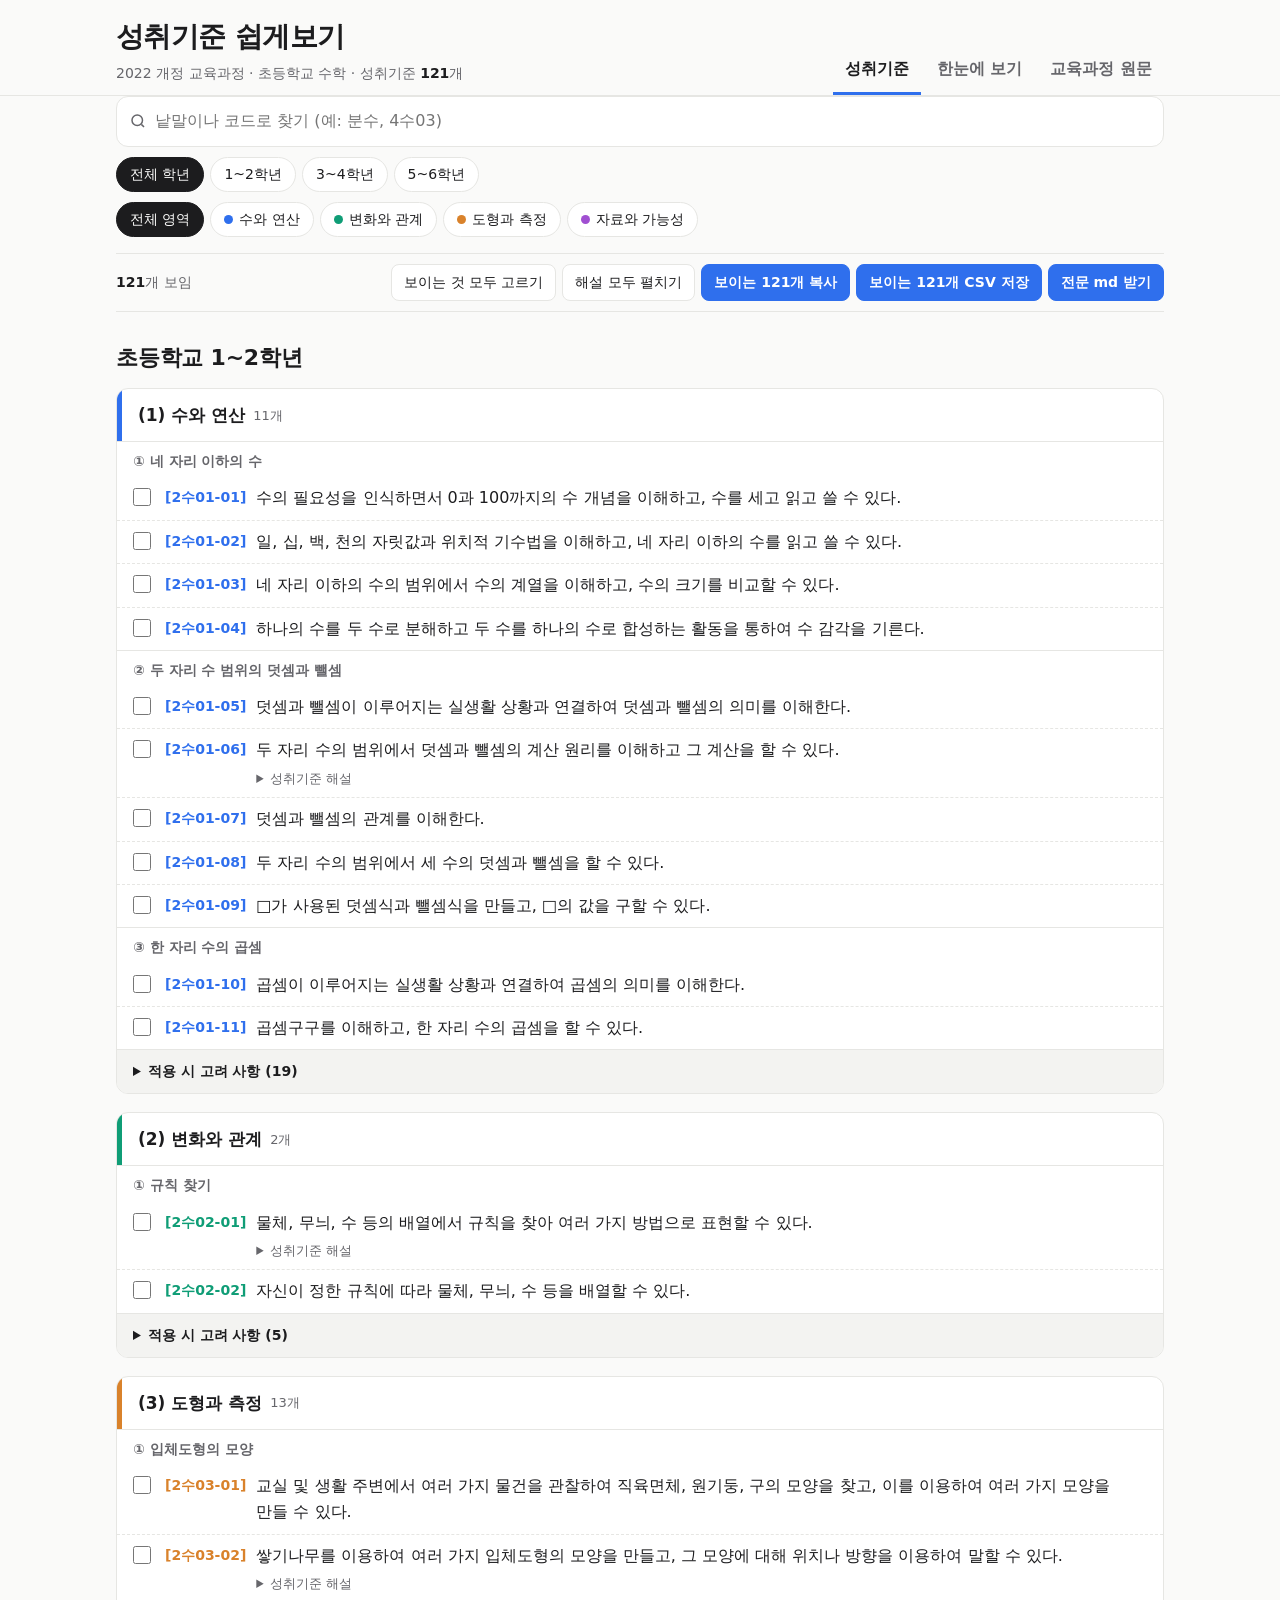
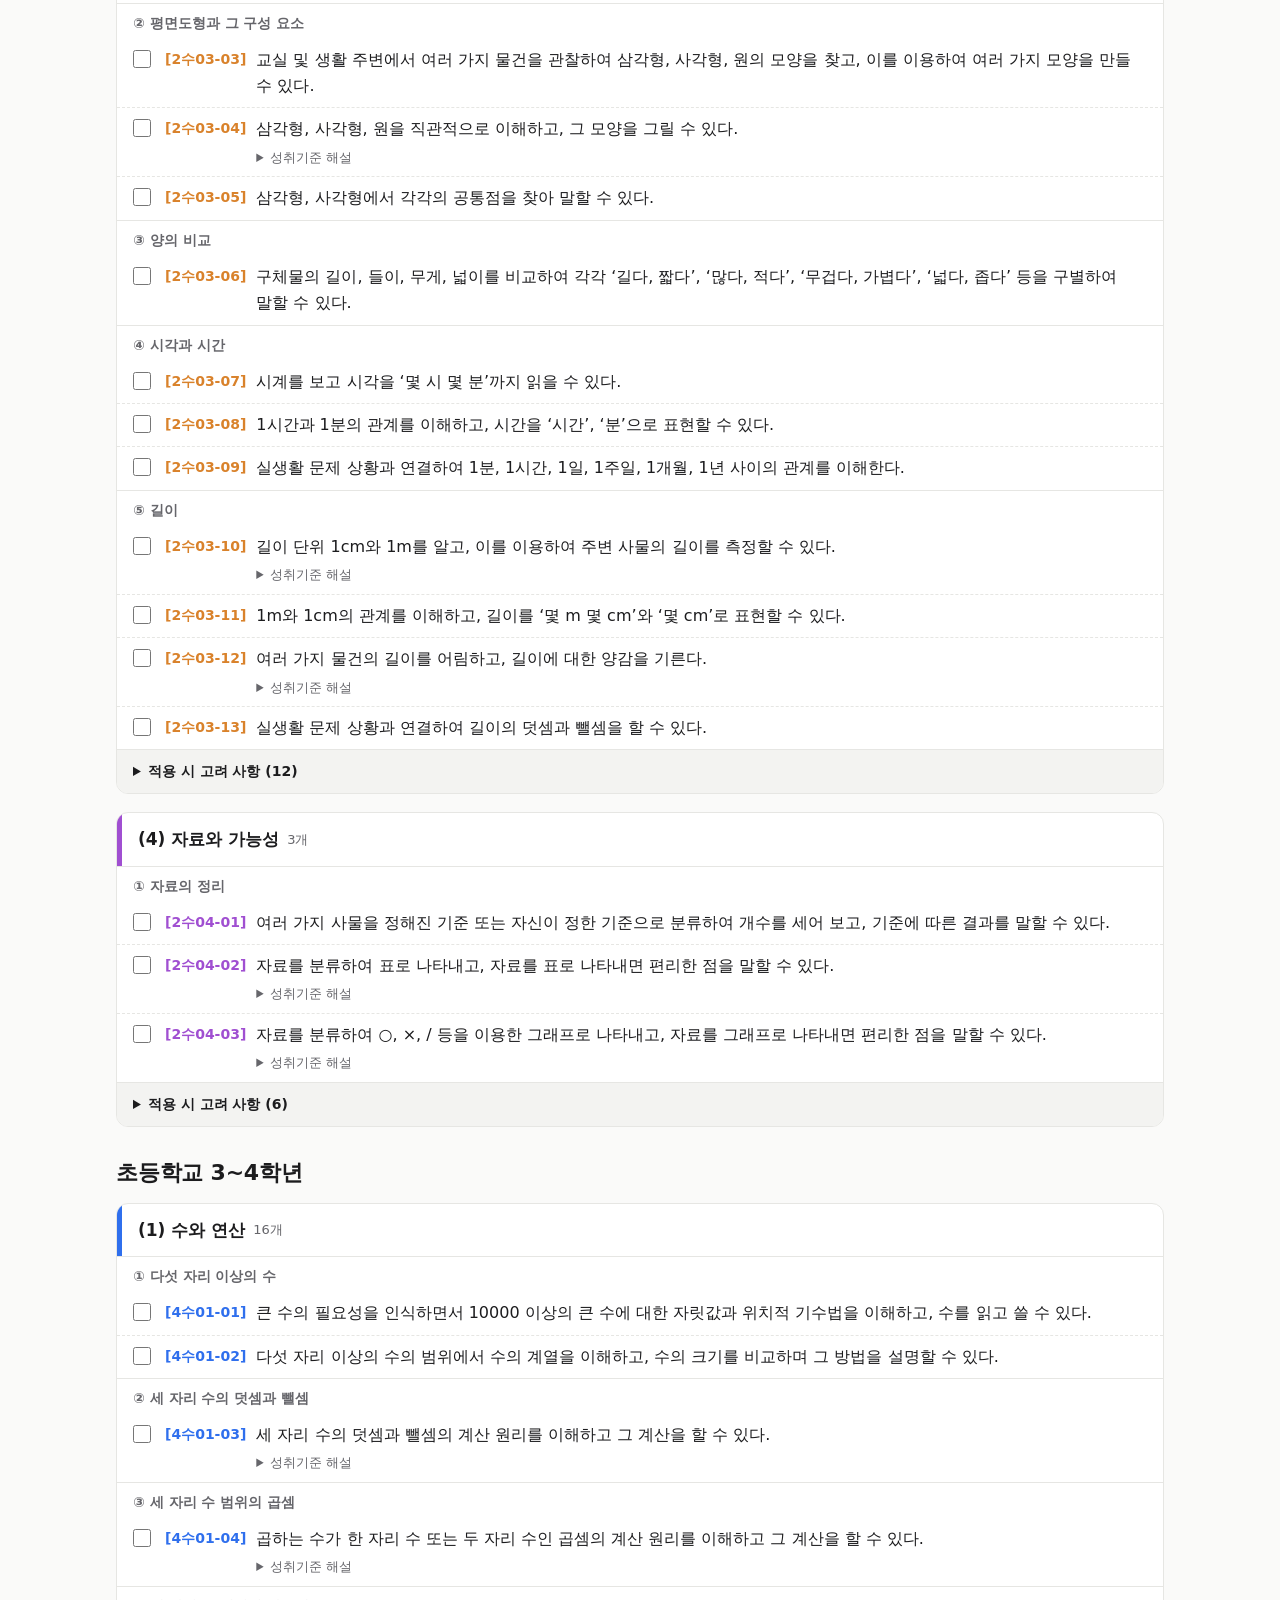
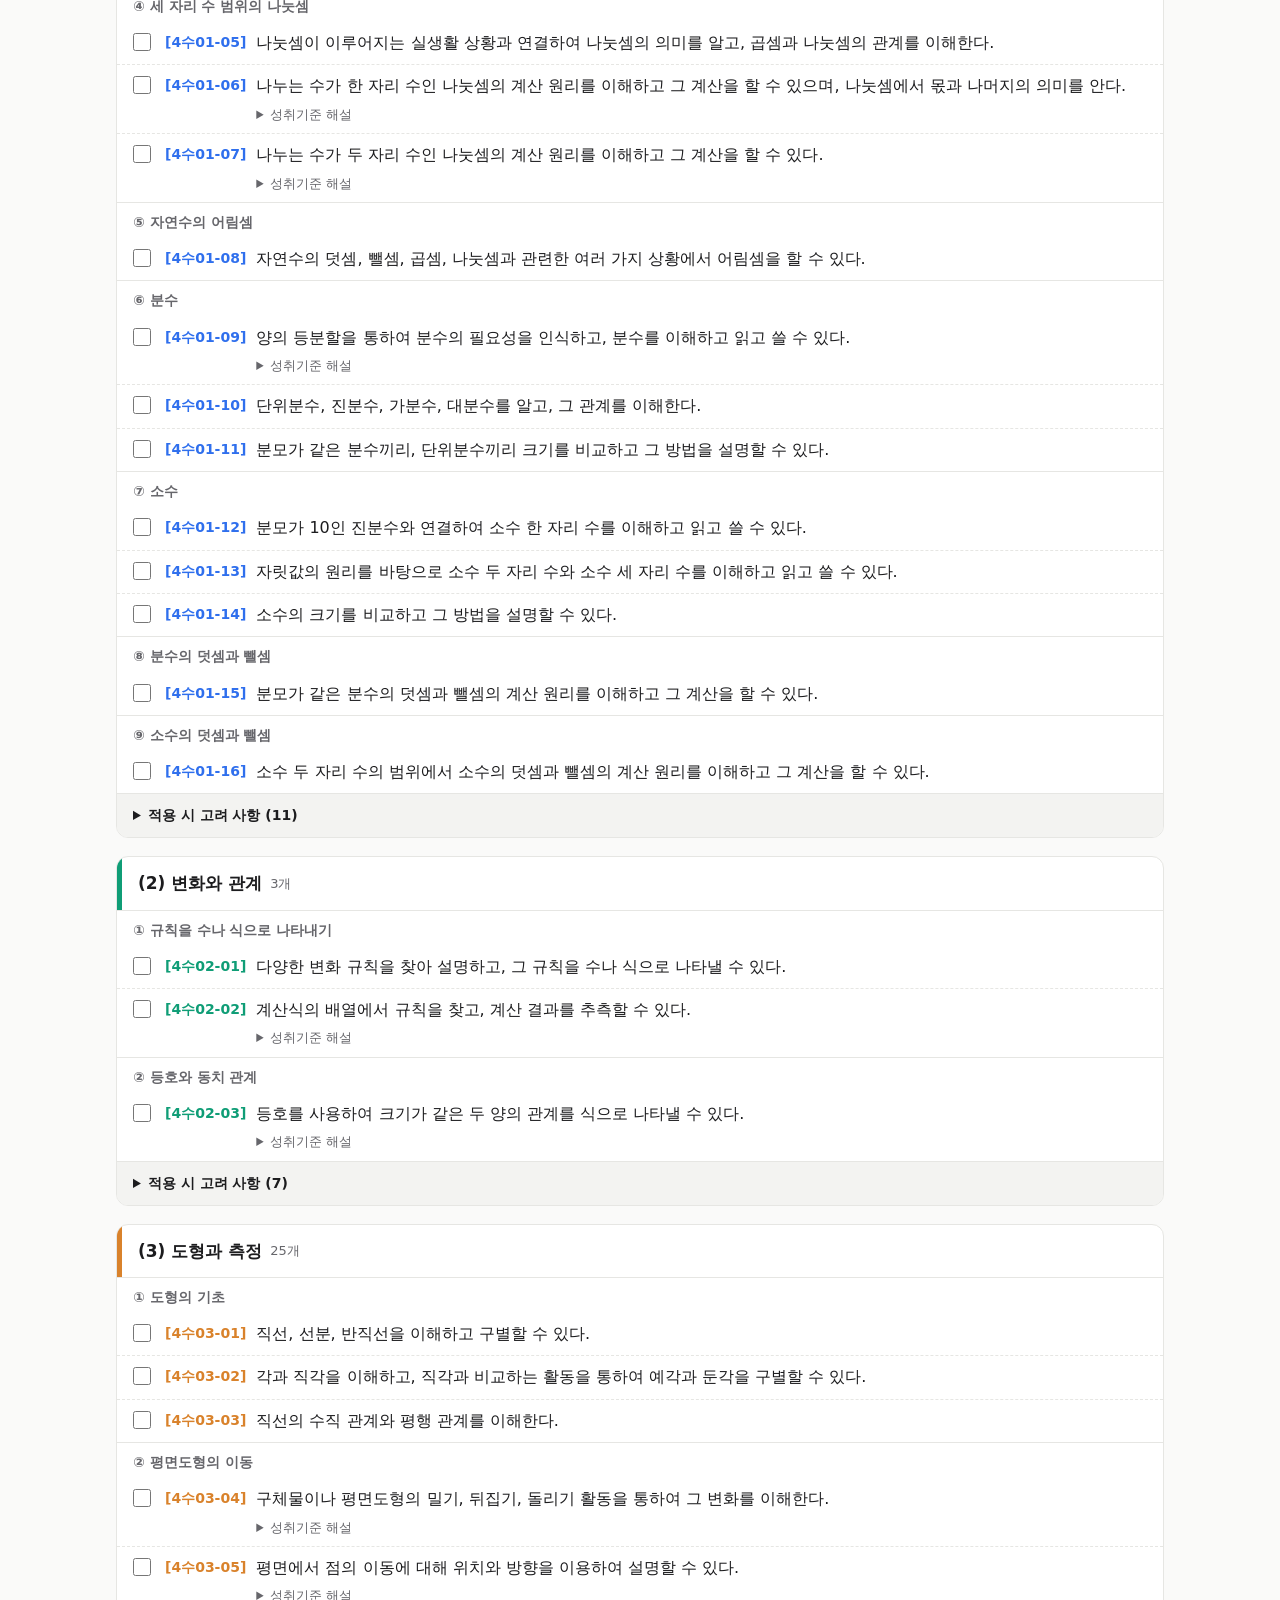
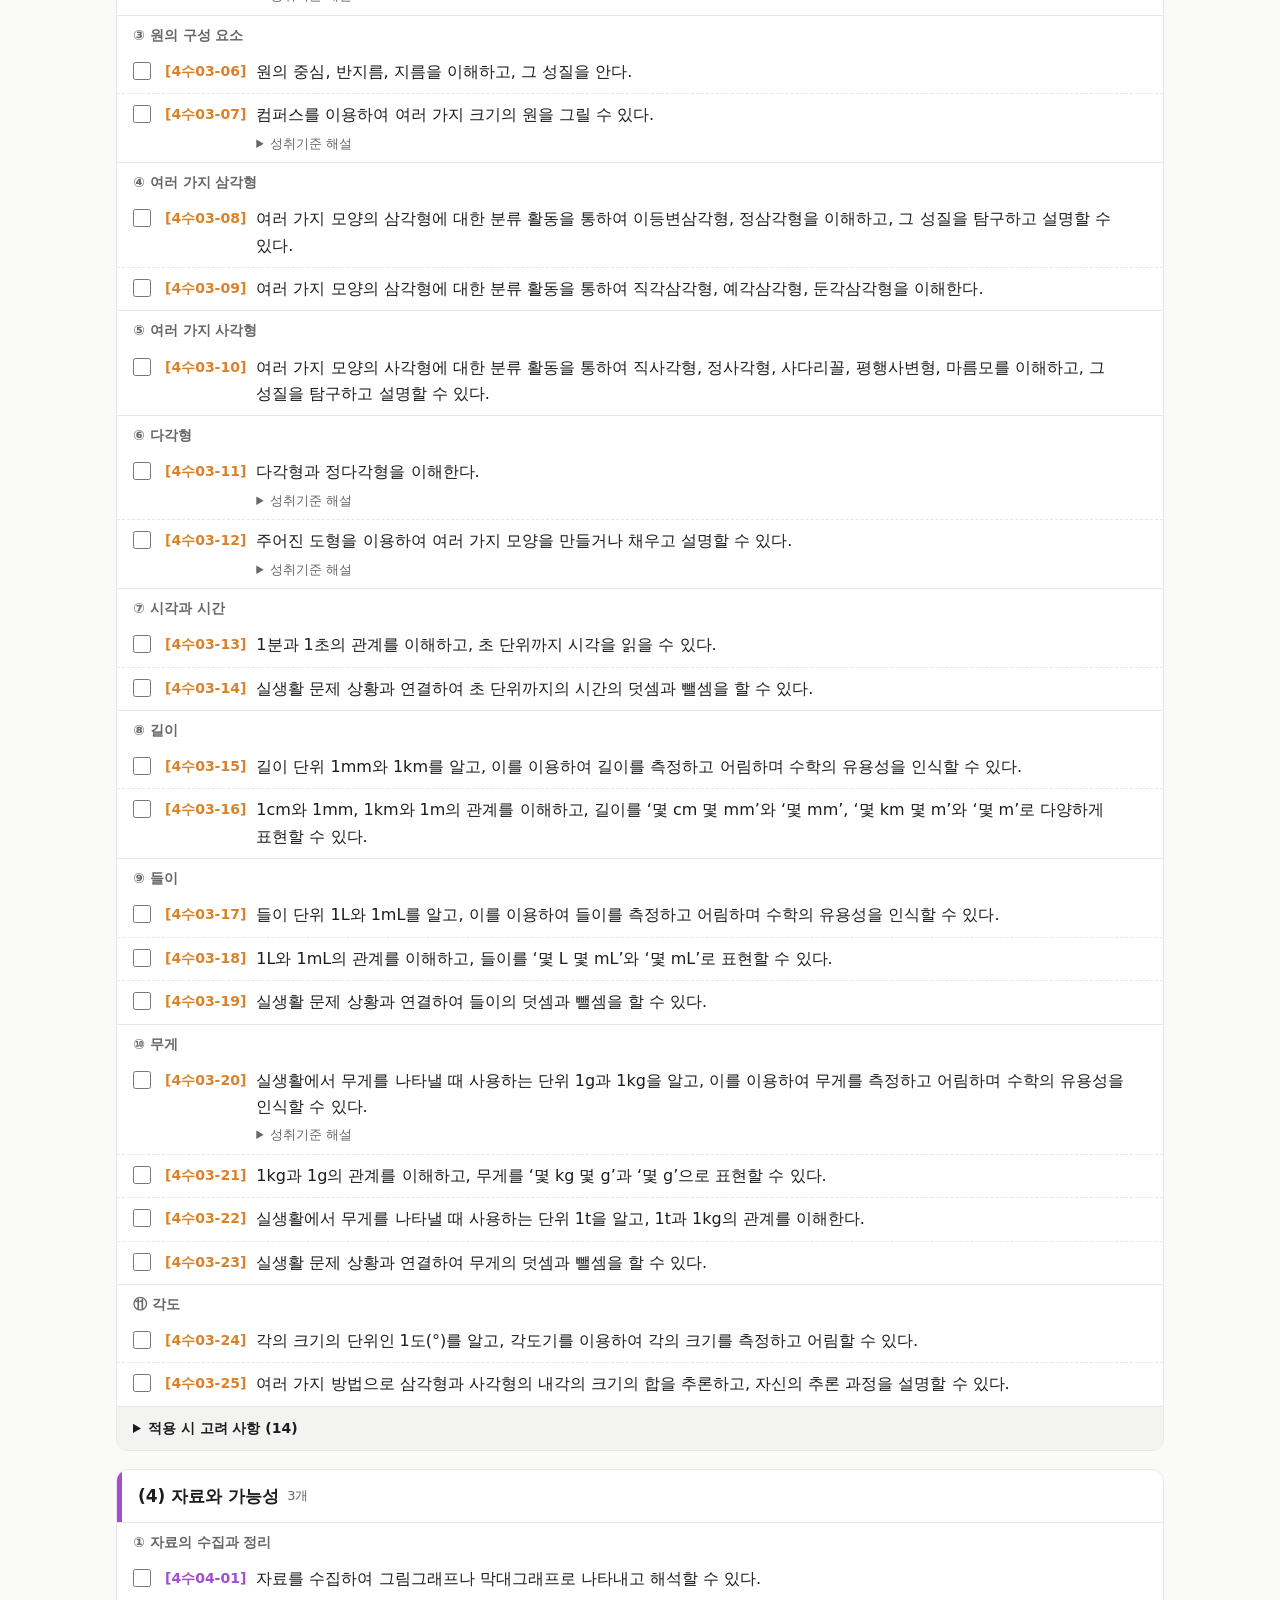
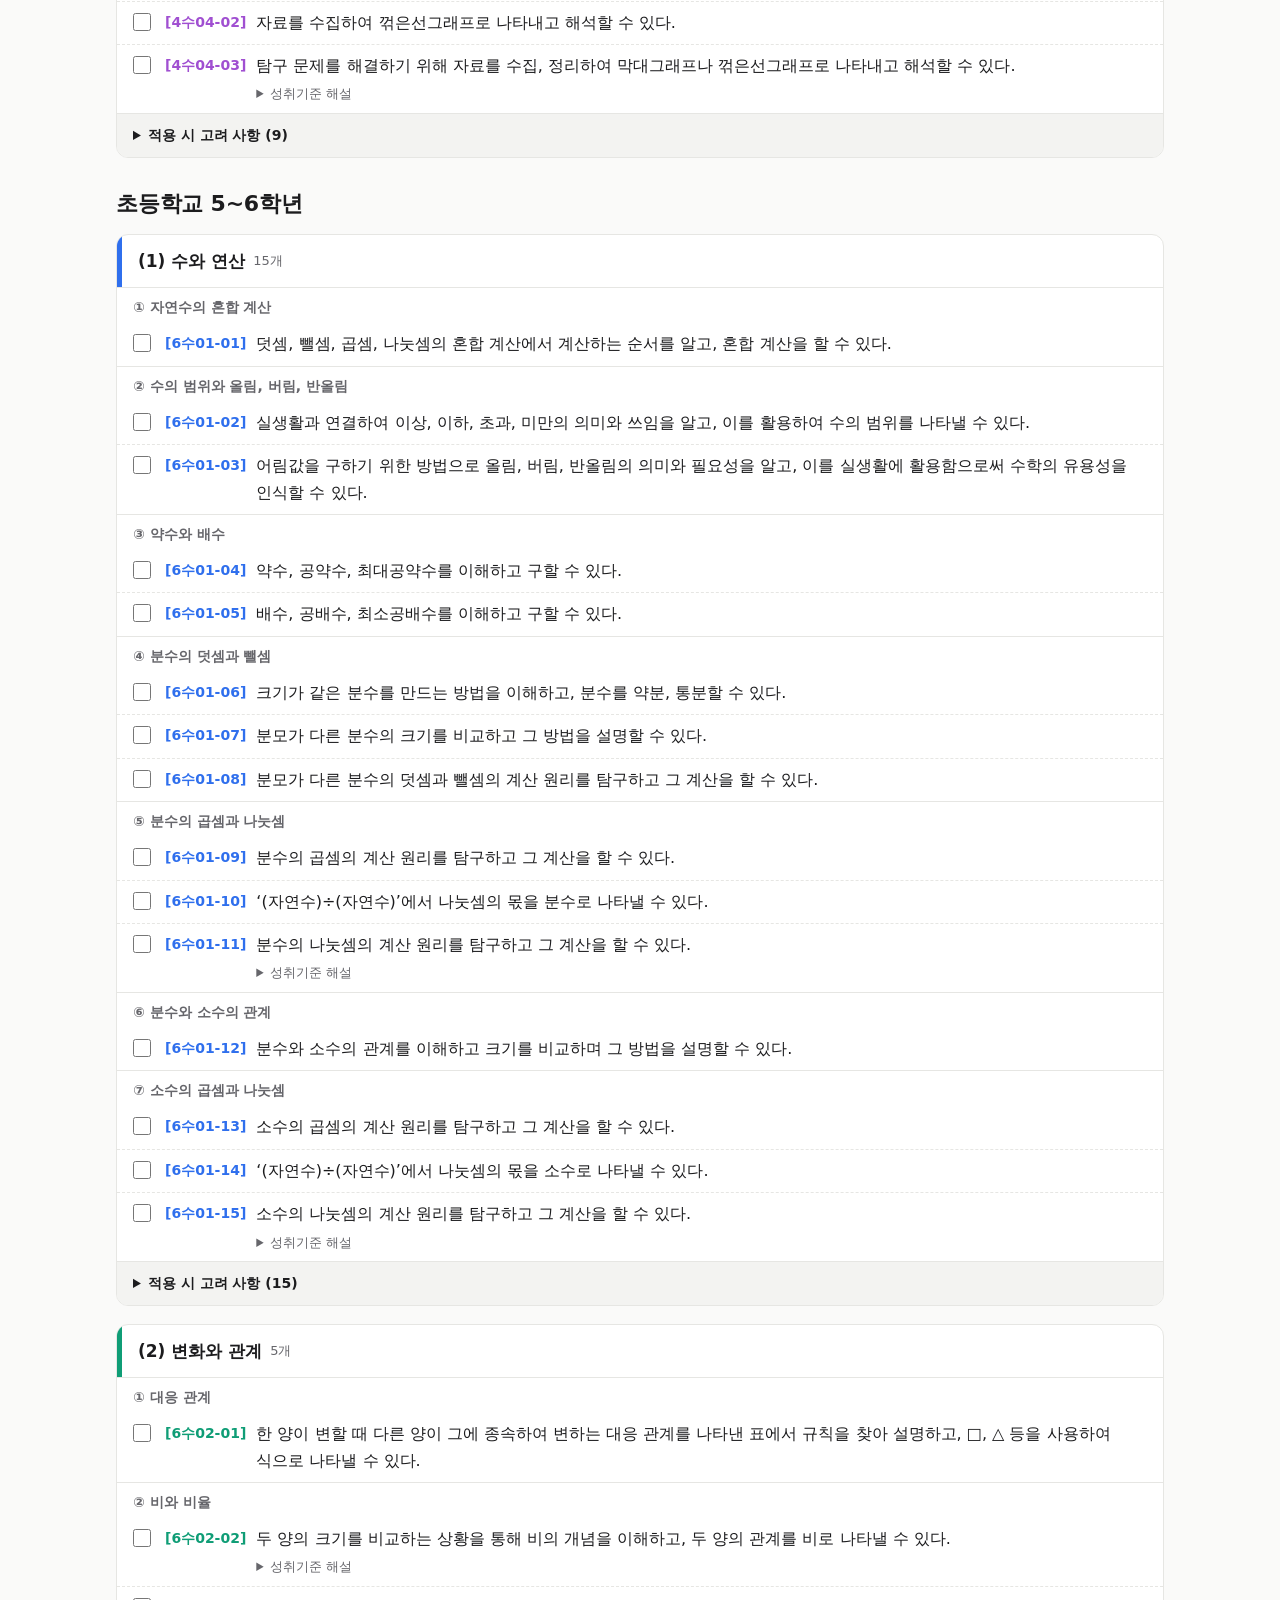
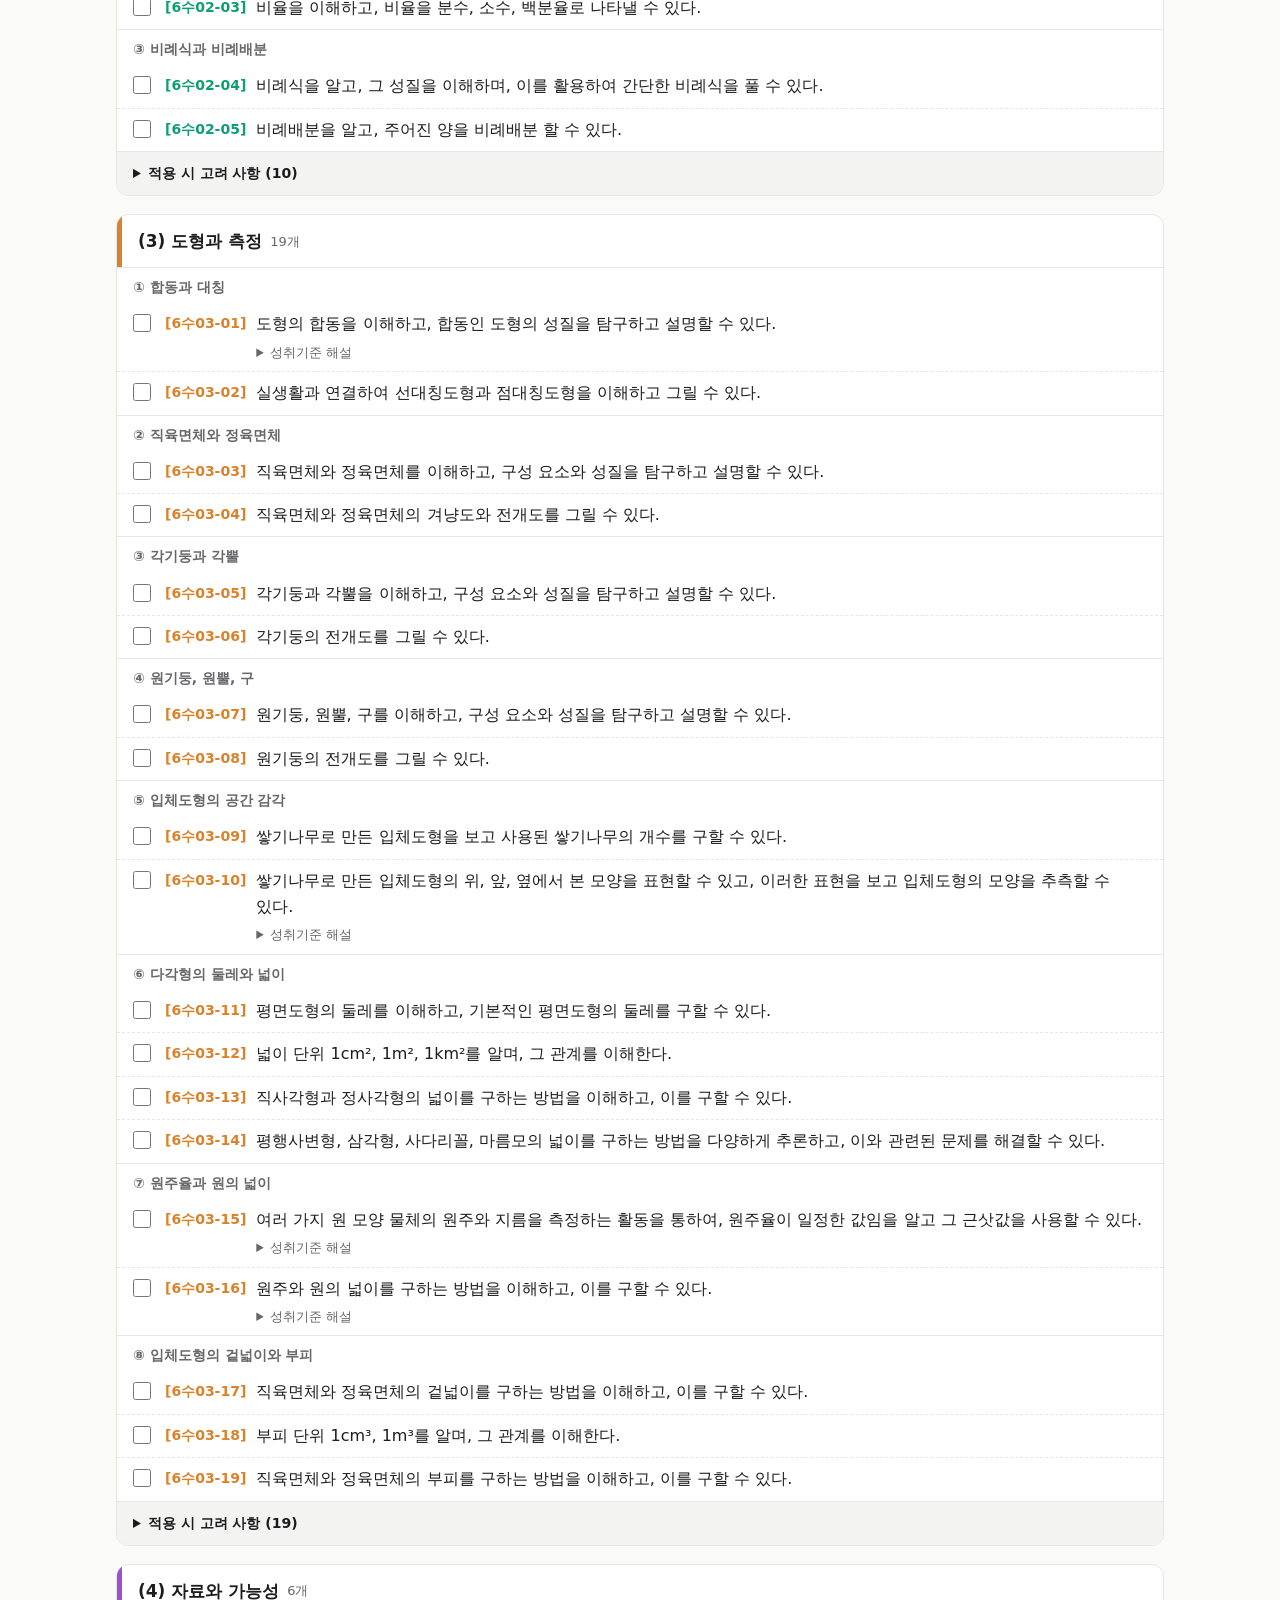
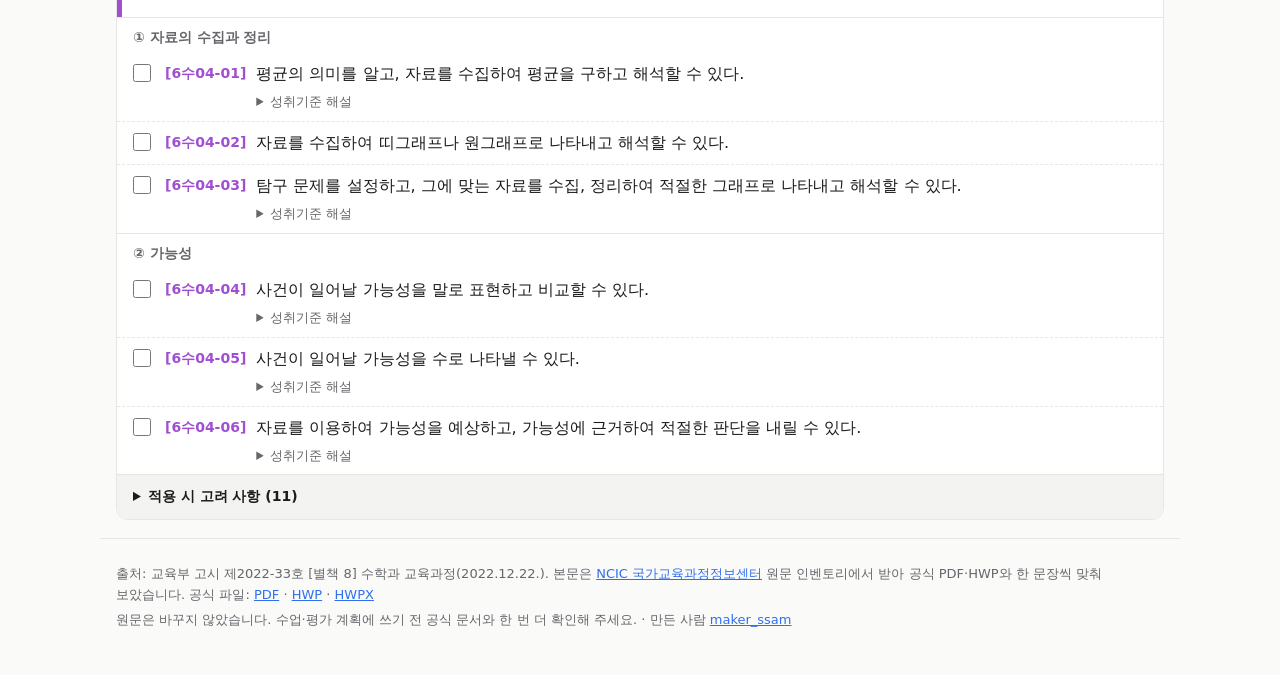
<file: index.html>
<!doctype html>
<html lang="ko">
<head>
<meta charset="utf-8">
<meta name="viewport" content="width=device-width, initial-scale=1">
<title>성취기준 쉽게보기 — 2022 개정 초등 수학</title>
<meta name="description" content="2022 개정 교육과정 초등학교 수학 성취기준 121개를 학년군·영역으로 골라 보고, 검색·복사·CSV로 내보내고, 교육과정 원문까지 한곳에서 봅니다.">
<meta property="og:type" content="website">
<meta property="og:site_name" content="maker_ssam">
<meta property="og:title" content="성취기준 쉽게보기 — 2022 개정 초등 수학">
<meta property="og:description" content="초등 수학 성취기준 121개를 학년군·영역으로 골라 보고, 복사·CSV로 내보내고, 교육과정 원문까지 한곳에서.">
<meta property="og:url" content="https://maker-ssam.github.io/curriculum/">
<meta property="og:image" content="https://maker-ssam.github.io/curriculum/og-image.jpg">
<meta property="og:image:width" content="1200">
<meta property="og:image:height" content="630">
<meta property="og:image:alt" content="성취기준 쉽게보기 — 2022 개정 초등 수학 성취기준 121개">
<meta name="twitter:card" content="summary_large_image">
<link rel="icon" href="img/favicon.svg" type="image/svg+xml">
<link rel="stylesheet" href="https://maker-ssam.github.io/korean-ofl-fonts/fonts/pretendard/pretendard.css">
<link rel="stylesheet" href="assets/style.css">
</head>
<body>
<a class="skip" href="#main">본문으로 건너뛰기</a>
<header class="top">
  <div class="wrap top-in">
    <div class="brand">
      <h1>성취기준 쉽게보기</h1>
      <p class="sub">2022 개정 교육과정 · 초등학교 수학 <span class="dot">·</span> 성취기준 <b id="total">121</b>개</p>
    </div>
    <nav class="tabs" role="tablist" aria-label="보기 고르기">
      <button role="tab" id="tab-standards" aria-controls="view-standards" data-view="standards">성취기준</button>
      <button role="tab" id="tab-overview" aria-controls="view-overview" data-view="overview">한눈에 보기</button>
      <button role="tab" id="tab-wonmun" aria-controls="view-wonmun" data-view="wonmun">교육과정 원문</button>
    </nav>
  </div>
</header>

<main id="main" class="wrap">
  <!-- 성취기준 -->
  <section id="view-standards" role="tabpanel" aria-labelledby="tab-standards" class="view">
    <div class="filters" id="filters">
      <label class="search">
        <span class="sr">검색</span>
        <svg aria-hidden="true" viewBox="0 0 24 24"><circle cx="11" cy="11" r="7"/><path d="m20 20-3.5-3.5"/></svg>
        <input id="q" type="search" placeholder="낱말이나 코드로 찾기 (예: 분수, 4수03)" autocomplete="off">
      </label>
      <div class="chips" role="group" aria-label="학년군" id="band-chips"></div>
      <div class="chips" role="group" aria-label="영역" id="area-chips"></div>
    </div>

    <div class="actions" id="actions">
      <p class="count" id="count" aria-live="polite"></p>
      <div class="btns">
        <button class="btn ghost" id="sel-all" type="button">보이는 것 모두 고르기</button>
        <button class="btn ghost" id="sel-none" type="button" hidden>고른 것 풀기</button>
        <button class="btn ghost" id="expand" type="button" aria-pressed="false">해설 모두 펼치기</button>
        <button class="btn" id="copy" type="button">복사</button>
        <button class="btn" id="csv" type="button">CSV 저장</button>
        <a class="btn" id="md" download>전문 md 받기</a>
      </div>
    </div>

    <div id="list" class="list"></div>
  </section>

  <!-- 한눈에 보기 -->
  <section id="view-overview" role="tabpanel" aria-labelledby="tab-overview" class="view" hidden>
    <p class="lead">영역별·학년군별 소주제와 성취기준 수입니다. 소주제를 누르면 그 성취기준으로 갑니다.</p>
    <div id="matrix" class="matrix"></div>
  </section>

  <!-- 교육과정 원문 -->
  <section id="view-wonmun" role="tabpanel" aria-labelledby="tab-wonmun" class="view" hidden>
    <div class="doc-layout">
      <nav class="toc" aria-label="원문 차례">
        <details id="toc-box" open>
          <summary>차례</summary>
          <ol id="toc"></ol>
        </details>
      </nav>
      <article class="doc" id="doc"></article>
    </div>
  </section>
</main>

<footer class="foot wrap">
  <p>출처: 교육부 고시 제2022-33호 [별책 8] 수학과 교육과정(2022.12.22.). 본문은 <a href="https://ncic.re.kr" rel="noopener">NCIC 국가교육과정정보센터</a> 원문 인벤토리에서 받아 공식 PDF·HWP와 한 문장씩 맞춰 보았습니다.
  공식 파일: <a id="f-pdf">PDF</a> · <a id="f-hwp">HWP</a> · <a id="f-hwpx">HWPX</a></p>
  <p>원문은 바꾸지 않았습니다. 수업·평가 계획에 쓰기 전 공식 문서와 한 번 더 확인해 주세요. · 만든 사람 <a href="https://maker-ssam.github.io/">maker_ssam</a></p>
</footer>

<div class="toast" id="toast" role="status" aria-live="polite"></div>

<script src="assets/data.js"></script>
<script src="assets/app.js"></script>
<!-- 방문 집계: Cloudflare Web Analytics(쿠키 없음). 실제 주소에서만, 다른 페이지 안(iframe)에서는 세지 않는다 -->
<script>if(location.hostname==='maker-ssam.github.io'&&window.self===window.top){var s=document.createElement('script');s.defer=true;s.src='https://static.cloudflareinsights.com/beacon.min.js';s.setAttribute('data-cf-beacon','{"token": "50978c2fd5224087936fd5e326e45675"}');document.body.appendChild(s);}</script>
</body>
</html>
</file>
<file: assets/style.css>
:root {
  --bg: #fafaf9;
  --surface: #ffffff;
  --text: #1c1c1e;
  --muted: #66666b;
  --line: #e6e6e3;
  --soft: #f3f3f1;
  --accent: #2f6fed;
  --accent-soft: #e8efff;
  --mark: #fff1a8;
  --a1: #2f6fed; /* 수와 연산 */
  --a2: #0f9d76; /* 변화와 관계 */
  --a3: #d9822b; /* 도형과 측정 */
  --a4: #a04fd1; /* 자료와 가능성 */
  --font: '프리텐다드', 'Pretendard', system-ui, -apple-system, 'Apple SD Gothic Neo', 'Malgun Gothic', sans-serif;
  --radius: 12px;
  --max: 1080px;
  color-scheme: light;
}
@media (prefers-color-scheme: dark) {
  :root:not([data-theme="light"]) {
    --bg: #141416; --surface: #1d1d20; --text: #ececee; --muted: #a0a0a6; --line: #2e2e33;
    --soft: #242428; --accent: #7aa2ff; --accent-soft: #23304d; --mark: #5a4b00;
    --a1: #7aa2ff; --a2: #4cc9a0; --a3: #f0a45c; --a4: #c58af0;
    color-scheme: dark;
  }
}
:root[data-theme="dark"] {
  --bg: #141416; --surface: #1d1d20; --text: #ececee; --muted: #a0a0a6; --line: #2e2e33;
  --soft: #242428; --accent: #7aa2ff; --accent-soft: #23304d; --mark: #5a4b00;
  --a1: #7aa2ff; --a2: #4cc9a0; --a3: #f0a45c; --a4: #c58af0;
  color-scheme: dark;
}

* { box-sizing: border-box; }
html { -webkit-text-size-adjust: 100%; scroll-padding-top: var(--pad-top, 130px); }
body { margin: 0; background: var(--bg); color: var(--text); font-family: var(--font); font-size: 16px; line-height: 1.65; word-break: keep-all; overflow-wrap: anywhere; }
a { color: var(--accent); }
button, input { font: inherit; color: inherit; }
.wrap { max-width: var(--max); margin: 0 auto; padding: 0 16px; }
.sr { position: absolute; width: 1px; height: 1px; overflow: hidden; clip: rect(0 0 0 0); white-space: nowrap; }
.skip { position: absolute; left: -999px; top: 8px; background: var(--surface); padding: 8px 12px; border-radius: 8px; z-index: 50; }
.skip:focus { left: 8px; }
:focus-visible { outline: 2px solid var(--accent); outline-offset: 2px; border-radius: 6px; }

/* 머리 */
.top { position: sticky; top: 0; z-index: 20; background: color-mix(in srgb, var(--bg) 92%, transparent); backdrop-filter: blur(8px); border-bottom: 1px solid var(--line); }
.top-in { display: flex; align-items: end; justify-content: space-between; gap: 12px 24px; flex-wrap: wrap; padding-top: 14px; }
.brand h1 { margin: 0; font-size: clamp(22px, 4vw, 28px); font-weight: 800; letter-spacing: -0.02em; }
.brand .sub { margin: 2px 0 10px; color: var(--muted); font-size: 14px; }
.brand .sub b { color: var(--text); }
.tabs { display: flex; gap: 4px; }
.tabs button { border: 0; background: none; padding: 10px 12px; font-weight: 600; color: var(--muted); border-bottom: 3px solid transparent; cursor: pointer; white-space: nowrap; }
.tabs button[aria-selected="true"] { color: var(--text); border-bottom-color: var(--accent); }
.tabs button:hover { color: var(--text); }

main { padding-top: 18px; padding-bottom: 40px; min-height: 60vh; }
.lead { color: var(--muted); margin: 0 0 14px; }

/* 고르기 */
.filters { display: grid; gap: 10px; }
.search { display: flex; align-items: center; gap: 8px; background: var(--surface); border: 1px solid var(--line); border-radius: var(--radius); padding: 0 12px; }
.search:focus-within { border-color: var(--accent); }
.search svg { width: 18px; height: 18px; fill: none; stroke: var(--muted); stroke-width: 2; flex: none; }
.search input { border: 0; outline: 0; background: none; width: 100%; padding: 11px 0; min-width: 0; }
.chips { display: flex; flex-wrap: wrap; gap: 6px; }
.chip { border: 1px solid var(--line); background: var(--surface); border-radius: 999px; padding: 5px 13px; font-size: 14px; cursor: pointer; display: inline-flex; align-items: center; gap: 6px; }
.chip[aria-pressed="true"] { background: var(--text); color: var(--bg); border-color: var(--text); }
.chip .sw { width: 9px; height: 9px; border-radius: 50%; background: var(--c, var(--muted)); }
.chip:hover { border-color: var(--muted); }

.actions { display: flex; justify-content: space-between; align-items: center; flex-wrap: wrap; gap: 8px 16px; margin: 16px 0 6px; padding: 10px 0; border-top: 1px solid var(--line); border-bottom: 1px solid var(--line); position: sticky; top: var(--top-h, 96px); background: var(--bg); z-index: 10; }
.count { margin: 0; font-size: 14px; color: var(--muted); }
.count b { color: var(--text); }
.btns { display: flex; flex-wrap: wrap; gap: 6px; }
.btn { border: 1px solid var(--accent); background: var(--accent); color: #fff; border-radius: 8px; padding: 6px 12px; font-size: 14px; font-weight: 600; cursor: pointer; text-decoration: none; white-space: nowrap; }
.btn.ghost { background: var(--surface); color: var(--text); border-color: var(--line); font-weight: 500; }
.btn.ghost[aria-pressed="true"] { border-color: var(--accent); color: var(--accent); }
.btn:hover { filter: brightness(1.05); }
:root[data-theme="dark"] .btn:not(.ghost), :root:not([data-theme="light"]) .btn:not(.ghost) { color: #fff; }

/* 목록 */
.band-h { margin: 28px 0 4px; font-size: 22px; font-weight: 800; letter-spacing: -0.01em; }
.area { margin: 12px 0 18px; background: var(--surface); border: 1px solid var(--line); border-radius: var(--radius); overflow: hidden; }
.area-h { margin: 0; padding: 12px 16px; font-size: 17px; font-weight: 700; display: flex; align-items: center; gap: 8px; border-left: 5px solid var(--c); }
.area-h small { color: var(--muted); font-weight: 500; font-size: 13px; }
.sub-h { margin: 0; padding: 8px 16px 4px; font-size: 14px; font-weight: 700; color: var(--muted); border-top: 1px solid var(--line); }
.std { display: grid; grid-template-columns: 22px auto 1fr; gap: 4px 10px; align-items: start; padding: 8px 16px; }
.std + .std { border-top: 1px dashed var(--line); }
.std input { width: 18px; height: 18px; margin: 3px 0 0; accent-color: var(--accent); cursor: pointer; }
.std .code { font-variant-numeric: tabular-nums; font-weight: 700; font-size: 14px; color: var(--c); white-space: nowrap; padding-top: 1px; }
.std .text { margin: 0; }
.std.sel { background: var(--accent-soft); }
.std details { grid-column: 3; }
.std summary, .cons summary { cursor: pointer; color: var(--muted); font-size: 13px; width: fit-content; }
.std summary:hover, .cons summary:hover { color: var(--accent); }
.exp { margin: 4px 0 2px; padding: 8px 12px; background: var(--soft); border-radius: 8px; font-size: 14.5px; }
.exp p { margin: 0; }
.exp p + p { margin-top: 6px; }
.cons { border-top: 1px solid var(--line); padding: 10px 16px; background: var(--soft); }
.cons summary { font-weight: 600; font-size: 14px; color: var(--text); }
.cons ul { margin: 8px 0 2px; padding-left: 1.2em; font-size: 14.5px; }
.cons li + li { margin-top: 4px; }
mark { background: var(--mark); color: inherit; border-radius: 3px; padding: 0 1px; }
.empty { text-align: center; color: var(--muted); padding: 48px 0; }

/* 한눈에 보기 */
.matrix table { width: 100%; border-collapse: separate; border-spacing: 0; background: var(--surface); border: 1px solid var(--line); border-radius: var(--radius); overflow: hidden; table-layout: fixed; }
.matrix th, .matrix td { padding: 12px; border-bottom: 1px solid var(--line); vertical-align: top; text-align: left; }
.matrix tr:last-child > * { border-bottom: 0; }
.matrix td + td, .matrix th + th, .matrix th + td { border-left: 1px solid var(--line); }
.matrix thead th { background: var(--soft); font-size: 15px; }
.matrix tbody th { width: 150px; font-size: 15px; border-left: 5px solid var(--c); }
.matrix tbody th small { display: block; color: var(--muted); font-weight: 500; font-size: 13px; }
.matrix ul { list-style: none; margin: 0; padding: 0; display: grid; gap: 4px; }
.matrix li button { all: unset; cursor: pointer; display: flex; justify-content: space-between; gap: 8px; width: 100%; box-sizing: border-box; padding: 4px 8px; border-radius: 6px; font-size: 14.5px; }
.matrix li button:hover, .matrix li button:focus-visible { background: var(--accent-soft); }
.matrix li .n { color: var(--muted); font-variant-numeric: tabular-nums; font-size: 13px; flex: none; }
.matrix .tot { color: var(--muted); font-size: 13px; margin-top: 6px; }

/* 원문 */
.doc-layout { display: grid; grid-template-columns: 230px 1fr; gap: 28px; align-items: start; }
.toc { position: sticky; top: calc(var(--top-h, 96px) + 12px); max-height: calc(100vh - var(--top-h, 96px) - 24px); overflow: auto; font-size: 14px; }
.toc summary { font-weight: 700; cursor: pointer; padding: 4px 0; }
.toc ol { list-style: none; margin: 6px 0 0; padding: 0; }
.toc li a { display: block; padding: 3px 8px; border-radius: 6px; color: var(--muted); text-decoration: none; }
.toc li a:hover { background: var(--soft); color: var(--text); }
.toc li.h3 a { padding-left: 20px; }
.toc li.h4 a { padding-left: 32px; font-size: 13px; }
.toc li.h2 a { color: var(--text); font-weight: 600; margin-top: 4px; }
.doc { background: var(--surface); border: 1px solid var(--line); border-radius: var(--radius); padding: 24px clamp(16px, 4vw, 36px) 32px; min-width: 0; }
.doc .note { font-size: 13.5px; color: var(--muted); background: var(--soft); border-radius: 8px; padding: 8px 12px; margin: 0 0 12px; }
.doc h2 { font-size: 21px; margin: 32px 0 10px; padding-bottom: 6px; border-bottom: 2px solid var(--text); }
.doc h2:first-child, .doc .note + h2 { margin-top: 0; }
.doc h3 { font-size: 18px; margin: 24px 0 8px; }
.doc h4 { font-size: 16px; margin: 18px 0 6px; }
.doc p { margin: 6px 0; }
.doc .l1 { padding-left: 2.0em; text-indent: -2.0em; }
.doc .l2 { padding-left: 3.4em; text-indent: -1.4em; }
.doc .l3 { padding-left: 4.8em; text-indent: -1.4em; }
.doc .dot { padding-left: 1em; text-indent: -0.7em; }
.doc .caption { text-align: center; color: var(--muted); font-size: 14px; }
.doc figure { margin: 12px auto 4px; text-align: center; }
.doc figure img { max-width: min(100%, 450px); height: auto; border-radius: 8px; }
.tbl { overflow-x: auto; margin: 8px 0 16px; }
.doc table { border-collapse: collapse; width: 100%; min-width: 560px; font-size: 14px; }
.doc td, .doc th { border: 1px solid var(--line); padding: 8px 10px; vertical-align: top; text-align: left; }
.doc th { background: var(--soft); text-align: center; vertical-align: middle; font-weight: 700; }
.doc td p { margin: 0 0 3px; padding-left: 0.8em; text-indent: -0.8em; }
.doc .std-code { font-weight: 700; color: var(--c); }
.doc .band-t { font-weight: 800; margin: 22px 0 6px; font-size: 16px; }
.doc .src-std { padding-left: 5.6em; text-indent: -5.6em; }
.doc .sub-t { font-weight: 700; margin: 12px 0 4px; }
.doc ul.bul { margin: 4px 0 8px; padding-left: 1.3em; }

/* 알림 */
.toast { position: fixed; left: 50%; bottom: 24px; transform: translate(-50%, 20px); background: var(--text); color: var(--bg); padding: 10px 16px; border-radius: 10px; font-size: 14px; opacity: 0; pointer-events: none; transition: opacity .2s, transform .2s; z-index: 60; max-width: calc(100vw - 32px); }
.toast.on { opacity: 1; transform: translate(-50%, 0); }

.foot { color: var(--muted); font-size: 13px; padding-top: 20px; padding-bottom: 40px; border-top: 1px solid var(--line); }
.foot p { margin: 4px 0; }

/* 좁은 화면 */
@media (max-width: 760px) {
  .top-in { padding-top: 10px; }
  .tabs { width: 100%; }
  .tabs button { flex: 1; padding: 9px 4px; font-size: 15px; }
  .actions { position: static; }
  .btns .btn { padding: 6px 10px; font-size: 13.5px; }
  .doc-layout { grid-template-columns: 1fr; gap: 12px; }
  .toc { position: static; max-height: none; background: var(--surface); border: 1px solid var(--line); border-radius: var(--radius); padding: 8px 12px; }
  .matrix table, .matrix thead, .matrix tbody, .matrix tr, .matrix th, .matrix td { display: block; width: auto; }
  .matrix thead { display: none; }
  .matrix table { border: 0; background: none; }
  .matrix tr { background: var(--surface); border: 1px solid var(--line); border-radius: var(--radius); margin-bottom: 12px; overflow: hidden; }
  .matrix td { border-left: 0 !important; }
  .matrix td::before { content: attr(data-band); display: block; font-weight: 700; font-size: 13px; color: var(--muted); margin-bottom: 4px; }
  .matrix tbody th { width: auto; }
  .std { padding: 8px 12px; gap: 2px 8px; }
  .std .code { font-size: 13px; }
}
@media (prefers-reduced-motion: reduce) { .toast { transition: none; } }

@media print {
  .top, .filters, .actions, .toc, .foot, .toast, .std input { display: none !important; }
  body { background: #fff; color: #000; }
  .area, .doc { border: 0; }
  .doc-layout { display: block; }
}
</file>
